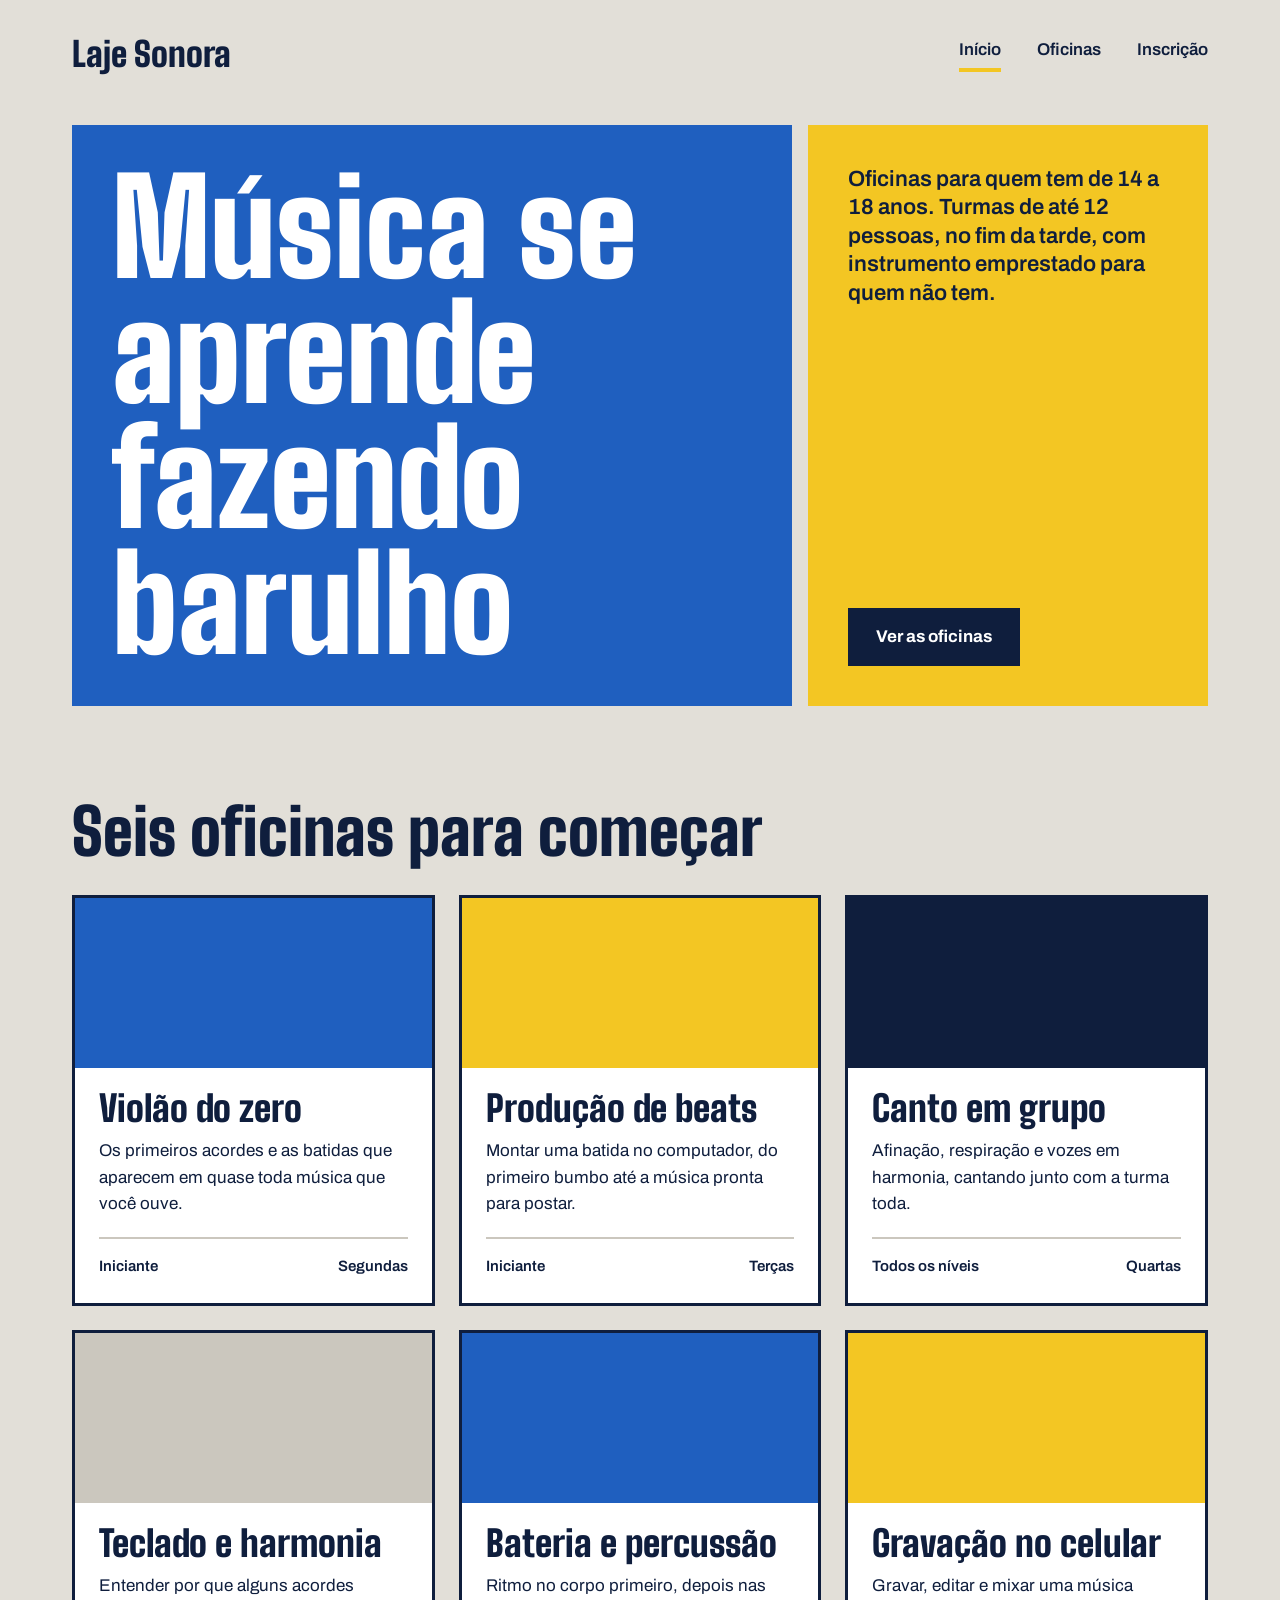
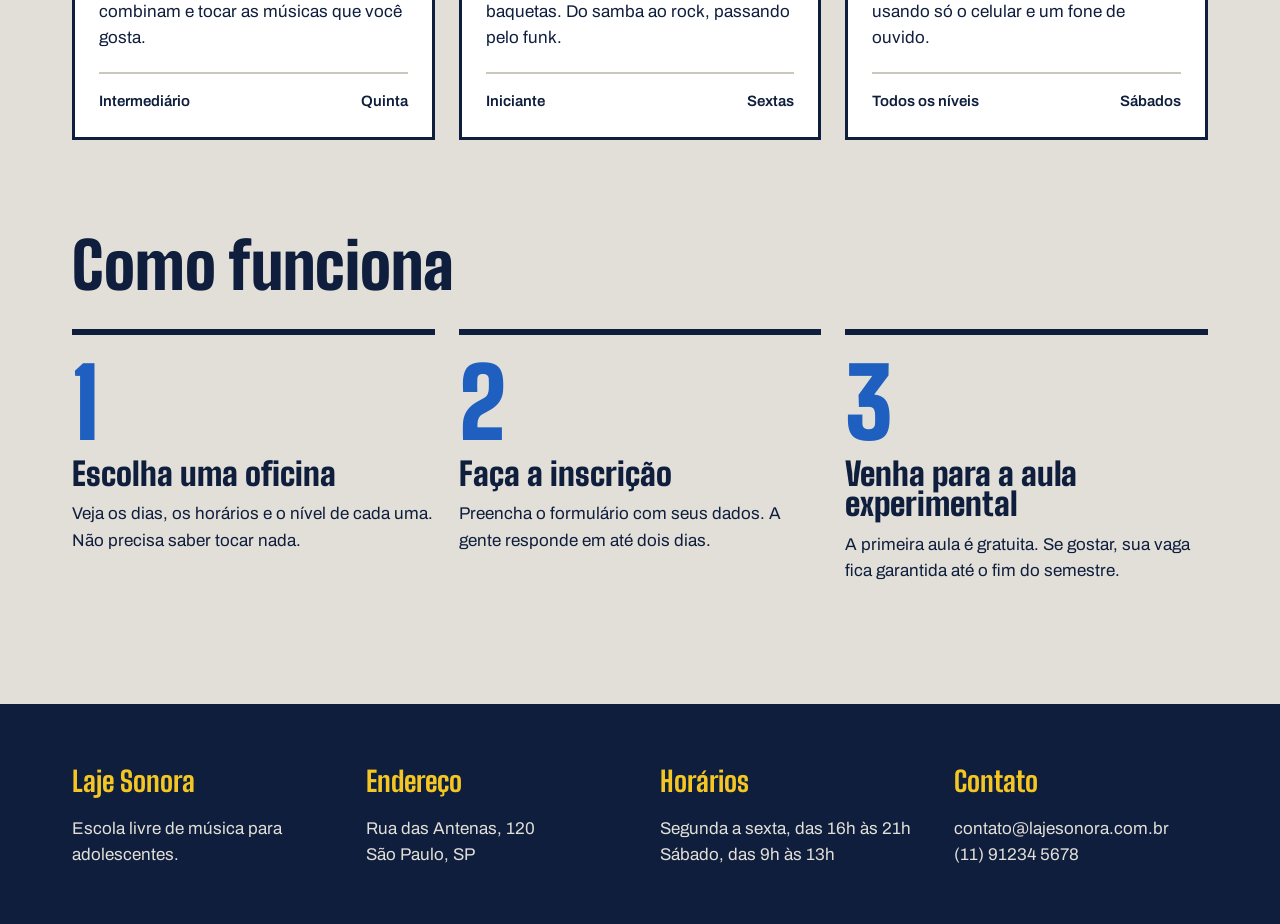
<file: index.html>
<!DOCTYPE html>
<html lang="pt-BR">

<head>
    <meta charset="UTF-8">
    <meta name="viewport" content="width=device-width, initial-scale=1.0">

    <link rel="stylesheet" href="index.css">

    <link rel="preconnect" href="https://fonts.googleapis.com">
    <link rel="preconnect" href="https://fonts.gstatic.com" crossorigin>

    <link href="https://fonts.googleapis.com/css2?family=Archivo:ital,wght@0,100..900;1,100..900&family=Big+Shoulders:opsz,wght@10..72,100..900&display=swap" rel="stylesheet">

    <title>Laje Sonora | Início</title>
</head>

<body>

    <header class="conteudo topo">

        <a class="logo" href="./index.html">Laje Sonora</a>

        <nav class="menu">
            <a href="index.html" class="atual">Início</a>
            <a href="oficinas.html">Oficinas</a>
            <a href="inscricao.html">Inscrição</a>
        </nav>

    </header>

    <main>

        <section class="conteudo cartazes">

            <div class="cartaz cartaz-principal">
                <h1>Música se aprende fazendo barulho</h1>
            </div>

            <div class="cartaz cartaz-lateral">

                <p>Oficinas para quem tem de 14 a 18 anos. Turmas de até 12 pessoas, no fim da tarde, com instrumento emprestado para quem não tem.</p>

                <a href="./oficinas.html" class="botao">Ver as oficinas</a>

            </div>

        </section>


        <section class="conteudo secao">

            <h2 class="titulo-secao">Seis oficinas para começar</h2>

            <div class="cards">

                <article class="card">
                    <div class="foto foto-azul"></div>

                    <div class="card-texto">
                        <h3>Violão do zero</h3>
                        <p>Os primeiros acordes e as batidas que aparecem em quase toda música que você ouve.</p>

                        <div class="card-info">
                            <span>Iniciante</span>
                            <span>Segundas</span>
                        </div>
                    </div>
                </article>


                <article class="card">
                    <div class="foto foto-amarela"></div>

                    <div class="card-texto">
                        <h3>Produção de beats</h3>
                        <p>Montar uma batida no computador, do primeiro bumbo até a música pronta para postar.</p>

                        <div class="card-info">
                            <span>Iniciante</span>
                            <span>Terças</span>
                        </div>
                    </div>
                </article>


                <article class="card">
                    <div class="foto foto-tinta"></div>

                    <div class="card-texto">
                        <h3>Canto em grupo</h3>
                        <p>Afinação, respiração e vozes em harmonia, cantando junto com a turma toda.</p>

                        <div class="card-info">
                            <span>Todos os níveis</span>
                            <span>Quartas</span>
                        </div>
                    </div>
                </article>


                <article class="card">
                    <div class="foto"></div>

                    <div class="card-texto">
                        <h3>Teclado e harmonia</h3>
                        <p>Entender por que alguns acordes combinam e tocar as músicas que você gosta.</p>

                        <div class="card-info">
                            <span>Intermediário</span>
                            <span>Quinta</span>
                        </div>
                    </div>
                </article>


                <article class="card">
                    <div class="foto foto-azul"></div>

                    <div class="card-texto">
                        <h3>Bateria e percussão</h3>
                        <p>Ritmo no corpo primeiro, depois nas baquetas. Do samba ao rock, passando pelo funk.</p>

                        <div class="card-info">
                            <span>Iniciante</span>
                            <span>Sextas</span>
                        </div>
                    </div>
                </article>


                <article class="card">
                    <div class="foto foto-amarela"></div>

                    <div class="card-texto">
                        <h3>Gravação no celular</h3>
                        <p>Gravar, editar e mixar uma música usando só o celular e um fone de ouvido.</p>

                        <div class="card-info">
                            <span>Todos os níveis</span>
                            <span>Sábados</span>
                        </div>
                    </div>
                </article>

            </div>

        </section>

        <section class="conteudo secao">

            <h2 class="titulo-secao">Como funciona</h2>

            <div class="passos">

                <div class="passo">

                    <div class="passo-numero">1</div>

                    <h3>Escolha uma oficina</h3>

                    <p>Veja os dias, os horários e o nível de cada uma. Não precisa saber tocar nada.</p>

                </div>


                <div class="passo">

                    <div class="passo-numero">2</div>

                    <h3>Faça a inscrição</h3>

                    <p>Preencha o formulário com seus dados. A gente responde em até dois dias.</p>

                </div>


                <div class="passo">

                    <div class="passo-numero">3</div>

                    <h3>Venha para a aula experimental</h3>

                    <p>A primeira aula é gratuita. Se gostar, sua vaga fica garantida até o fim do semestre.</p>

                </div>

            </div>

        </section>

    </main>

    <footer class="rodape">

        <div class="conteudo rodape-colunas">

            <div class="rodape-coluna">
                <h4>Laje Sonora</h4>
                <p>Escola livre de música para adolescentes.</p>
            </div>

            <div class="rodape-coluna">
                <h4>Endereço</h4>
                <p>Rua das Antenas, 120 <br> São Paulo, SP</p>
            </div>

            <div class="rodape-coluna">
                <h4>Horários</h4>
                <p>Segunda a sexta, das 16h às 21h <br> Sábado, das 9h às 13h</p>
            </div>

            <div class="rodape-coluna">
                <h4>Contato</h4>
                <p>contato@lajesonora.com.br <br> (11) 91234 5678</p>
            </div>

        </div>

    </footer>

</body>
</html>
</file>
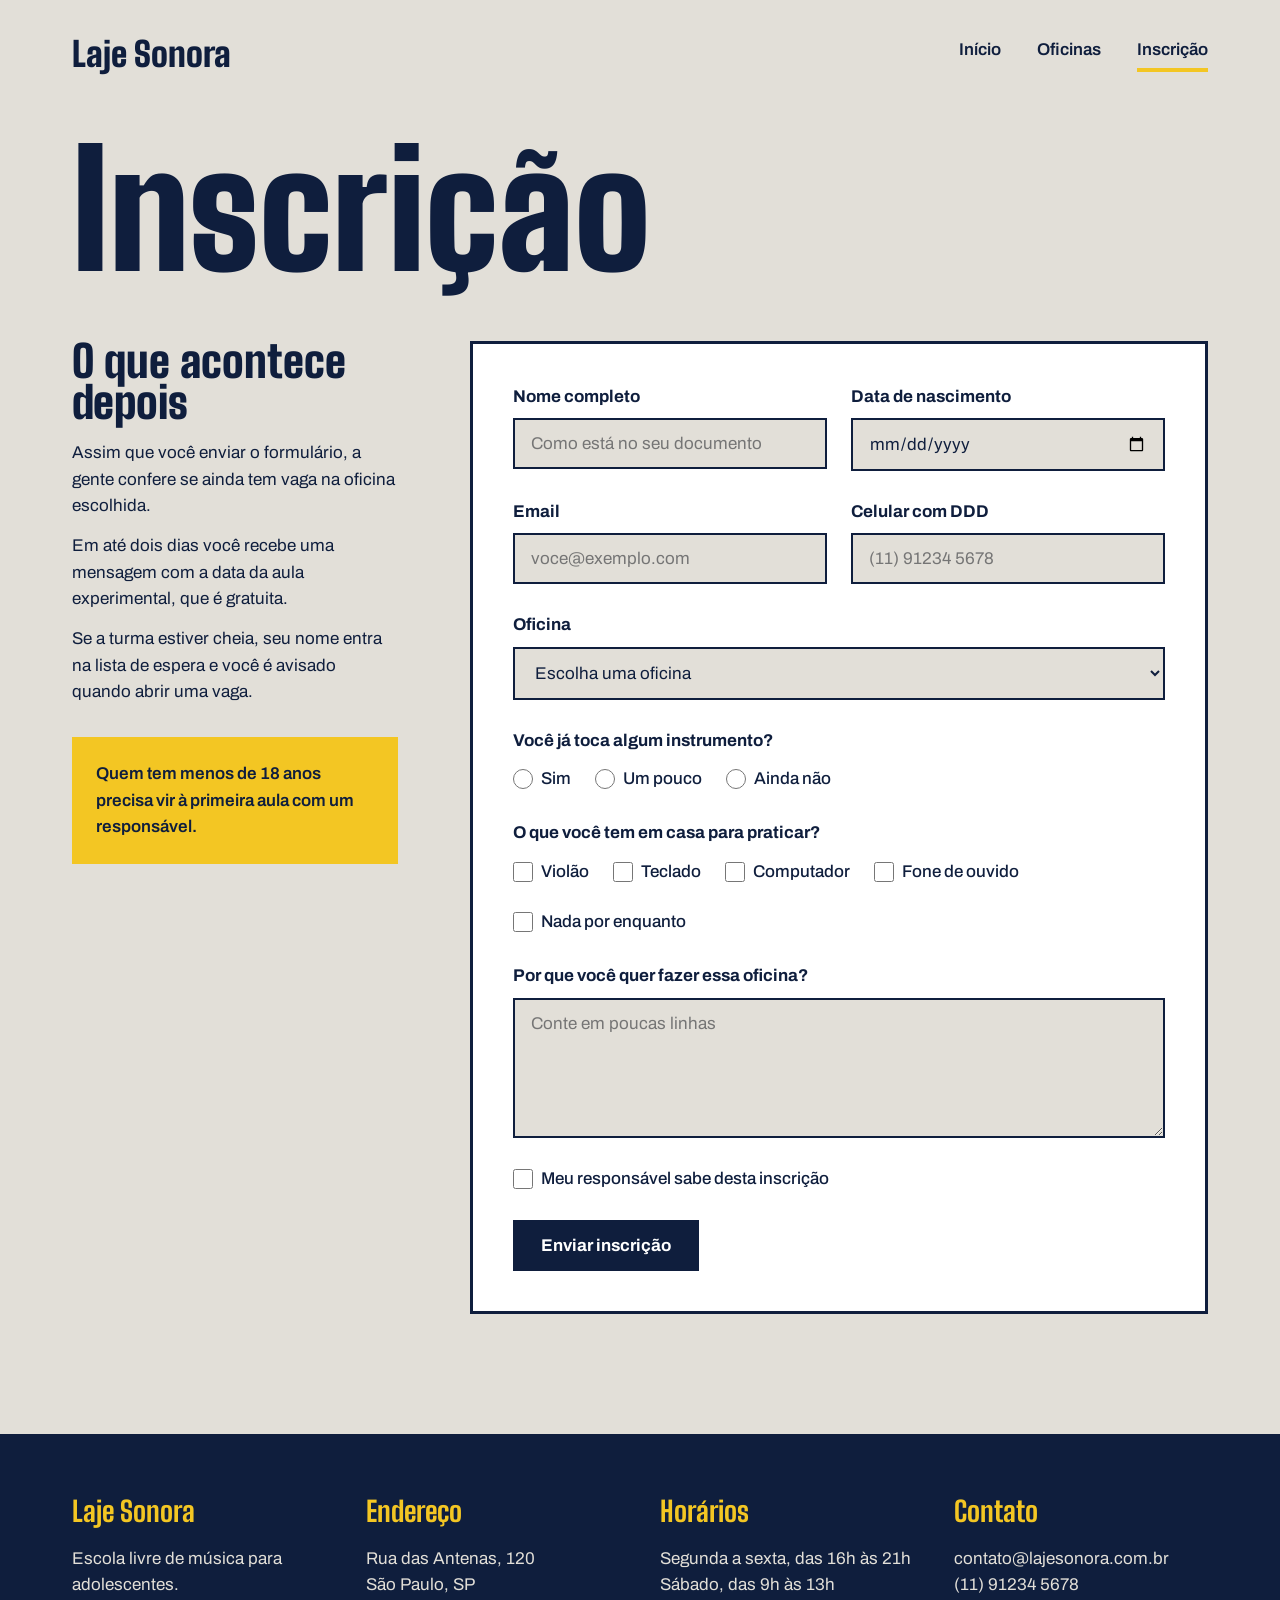
<file: inscricao.html>
<!DOCTYPE html>
<html lang="pt-BR">

<head>
    <meta charset="UTF-8">
    <meta name="viewport" content="width=device-width, initial-scale=1.0">

    <link rel="stylesheet" href="./index.css">
    <link rel="stylesheet" href="./inscricao.css">

    <link rel="preconnect" href="https://fonts.googleapis.com">
    <link rel="preconnect" href="https://fonts.gstatic.com" crossorigin>

    <link href="https://fonts.googleapis.com/css2?family=Archivo:ital,wght@0,100..900;1,100..900&family=Big+Shoulders:opsz,wght@10..72,100..900&display=swap" rel="stylesheet">

    <title>Laje Sonora | Inscrição</title>
</head>

<body>

    <header class="conteudo topo">

        <a class="logo" href="./index.html">Laje Sonora</a>

        <nav class="menu">
            <a href="index.html">Início</a>
            <a href="oficinas.html">Oficinas</a>
            <a href="inscricao.html" class="atual">Inscrição</a>
        </nav>

    </header>

    <main class="conteudo">

        <h1 class="titulo-pagina">Inscrição</h1>

        <div class="inscricao">

            <section class="explicacao">

                <h2>O que acontece depois</h2>

                <p>Assim que você enviar o formulário, a gente confere se ainda tem vaga na oficina escolhida.</p>

                <p>Em até dois dias você recebe uma mensagem com a data da aula experimental, que é gratuita.</p>

                <p>Se a turma estiver cheia, seu nome entra na lista de espera e você é avisado quando abrir uma vaga.</p>

                <p class="aviso">Quem tem menos de 18 anos precisa vir à primeira aula com um responsável.</p>

            </section>

            <form class="formulario" action="#" method="post">

                <div class="linha">

                    <div class="campo">
                        <label for="nome">Nome completo</label>
                        <input type="text" id="nome" name="nome" placeholder="Como está no seu documento" required>
                    </div>

                    <div class="campo">
                        <label for="nascimento">Data de nascimento</label>
                        <input type="date" id="nascimento" name="nascimento" required>
                    </div>

                </div>

                <div class="linha">

                    <div class="campo">
                        <label for="email">Email</label>
                        <input type="email" id="email" name="email" placeholder="voce@exemplo.com" required>
                    </div>

                    <div class="campo">
                        <label for="telefone">Celular com DDD</label>
                        <input type="tel" id="telefone" name="telefone" placeholder="(11) 91234 5678" required>
                    </div>

                </div>

                <div class="campo">

                    <label for="oficina">Oficina</label>

                    <select id="oficina" name="oficina" required>

                        <option value="">Escolha uma oficina</option>
                        <option value="violao">Violão do zero</option>
                        <option value="beats">Produção de beats</option>
                        <option value="canto">Canto em grupo</option>
                        <option value="teclado">Teclado e harmonia</option>
                        <option value="bateria">Bateria e percussão</option>
                        <option value="gravacao">Gravação no celular</option>

                    </select>

                </div>

                <fieldset class="grupo">

                    <legend>Você já toca algum instrumento?</legend>

                    <div class="opcoes">

                        <div class="opcao">
                            <input type="radio" id="tocaSim" name="toca" value="sim">
                            <label for="tocaSim">Sim</label>
                        </div>

                        <div class="opcao">
                            <input type="radio" id="tocaPouco" name="toca" value="pouco">
                            <label for="tocaPouco">Um pouco</label>
                        </div>

                        <div class="opcao">
                            <input type="radio" id="tocaNao" name="toca" value="nao">
                            <label for="tocaNao">Ainda não</label>
                        </div>

                    </div>

                </fieldset>

                <fieldset class="grupo">

                    <legend>O que você tem em casa para praticar?</legend>

                    <div class="opcoes">

                        <div class="opcao">
                            <input type="checkbox" id="temViolao" name="tem" value="violao">
                            <label for="temViolao">Violão</label>
                        </div>

                        <div class="opcao">
                            <input type="checkbox" id="temTeclado" name="tem" value="teclado">
                            <label for="temTeclado">Teclado</label>
                        </div>

                        <div class="opcao">
                            <input type="checkbox" id="temComputador" name="tem" value="computador">
                            <label for="temComputador">Computador</label>
                        </div>

                        <div class="opcao">
                            <input type="checkbox" id="temFone" name="tem" value="fone">
                            <label for="temFone">Fone de ouvido</label>
                        </div>

                        <div class="opcao">
                            <input type="checkbox" id="temNada" name="tem" value="nada">
                            <label for="temNada">Nada por enquanto</label>
                        </div>

                    </div>

                </fieldset>

                <div class="campo">

                    <label for="motivo">Por que você quer fazer essa oficina?</label>

                    <textarea id="motivo" name="motivo" placeholder="Conte em poucas linhas"></textarea>

                </div>

                <div class="opcao">

                    <input type="checkbox" id="responsavel" name="responsavel" required>

                    <label for="responsavel">Meu responsável sabe desta inscrição</label>

                </div>

                <div>

                    <button class="botao" type="submit">Enviar inscrição</button>

                </div>

            </form>

        </div>

    </main>

    <footer class="rodape">

        <div class="conteudo rodape-colunas">

            <div class="rodape-coluna">
                <h4>Laje Sonora</h4>
                <p>Escola livre de música para adolescentes.</p>
            </div>

            <div class="rodape-coluna">
                <h4>Endereço</h4>
                <p>Rua das Antenas, 120 <br> São Paulo, SP</p>
            </div>

            <div class="rodape-coluna">
                <h4>Horários</h4>
                <p>
                    Segunda a sexta, das 16h às 21h <br>
                    Sábado, das 9h às 13h
                </p>
            </div>

            <div class="rodape-coluna">
                <h4>Contato</h4>
                <p>
                    contato@lajesonora.com.br <br>
                    (11) 91234 5678
                </p>
            </div>

        </div>

    </footer>

</body>
</html>
</file>
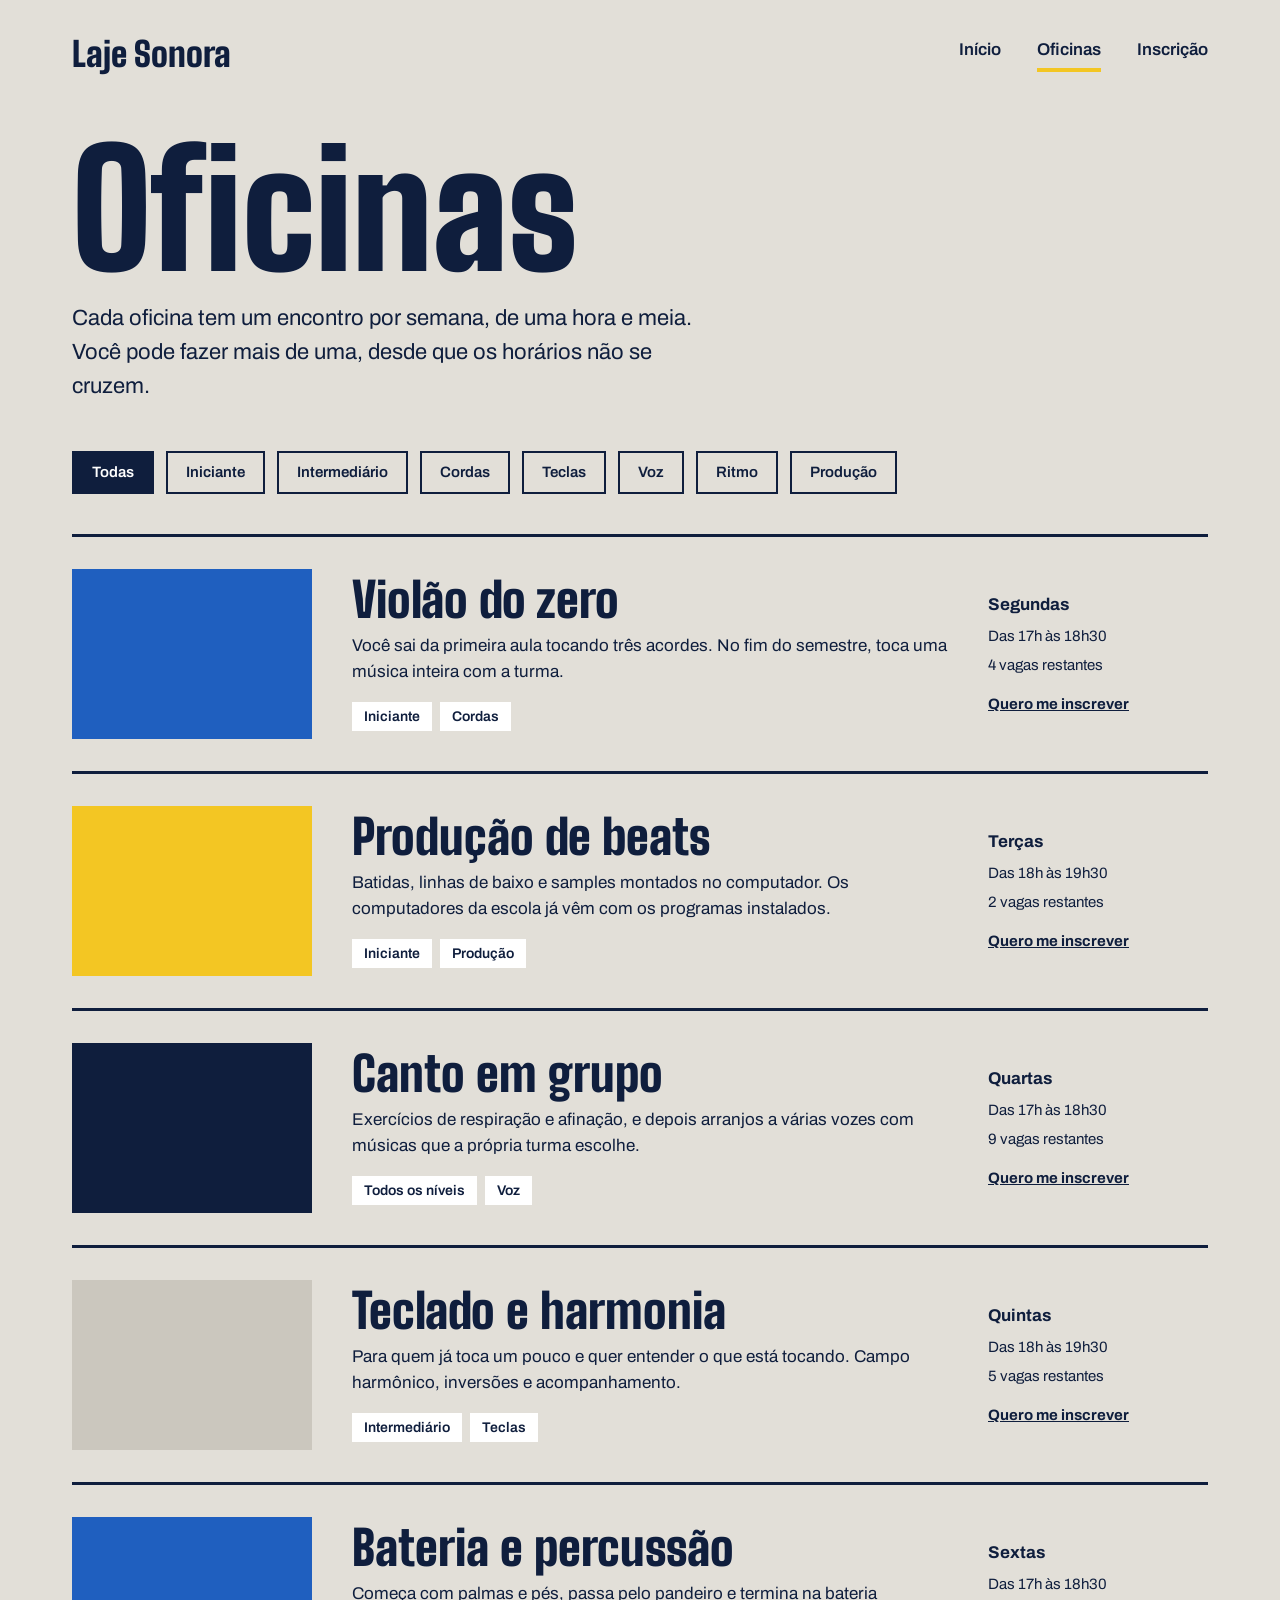
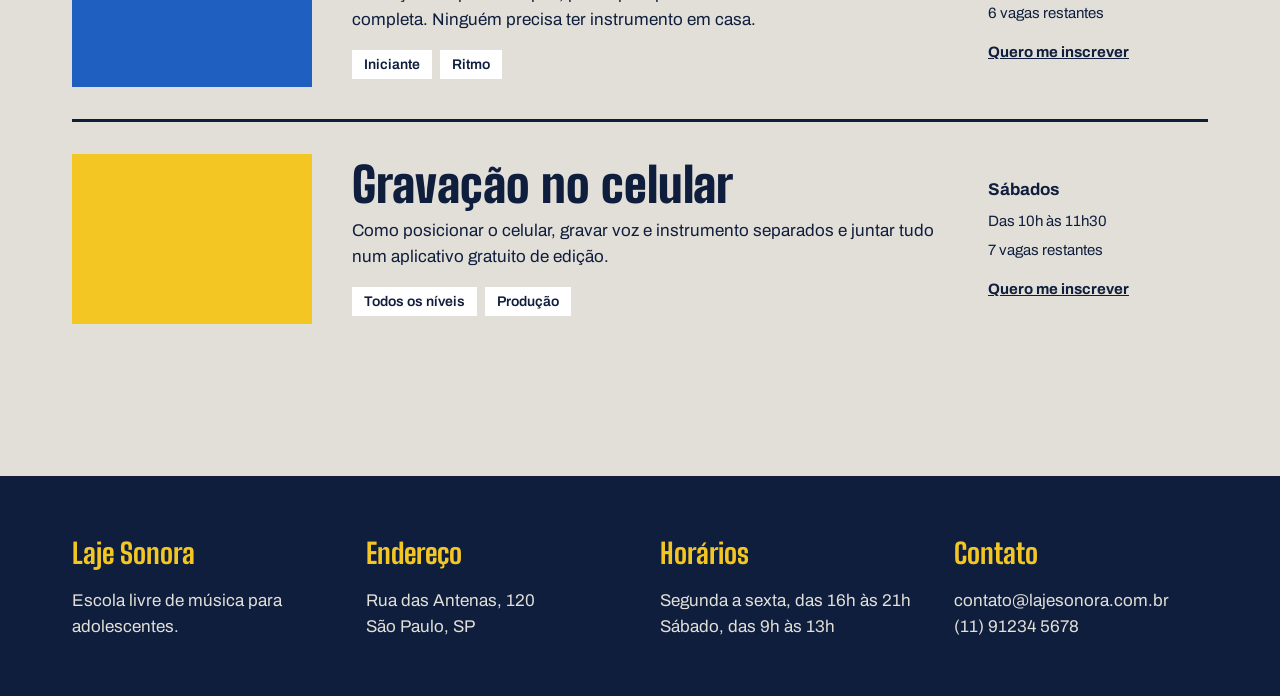
<file: oficinas.html>
<!DOCTYPE html>
<html lang="pt-BR">

<head>
    <meta charset="UTF-8">
    <meta name="viewport" content="width=device-width, initial-scale=1.0">

    <link rel="stylesheet" href="./index.css">
    <link rel="stylesheet" href="./oficinas.css">

    <link rel="preconnect" href="https://fonts.googleapis.com">
    <link rel="preconnect" href="https://fonts.gstatic.com" crossorigin>

    <link href="https://fonts.googleapis.com/css2?family=Archivo:ital,wght@0,100..900;1,100..900&family=Big+Shoulders:opsz,wght@10..72,100..900&display=swap" rel="stylesheet">

    <title>Laje Sonora | Oficinas</title>
</head>

<body>

    <header class="conteudo topo">

        <a class="logo" href="./index.html">Laje Sonora</a>

        <nav class="menu">
            <a href="index.html">Início</a>
            <a href="oficinas.html" class="atual">Oficinas</a>
            <a href="inscricao.html">Inscrição</a>
        </nav>

    </header>

    <main class="conteudo">

        <h1 class="titulo-pagina">Oficinas</h1>

        <p class="subtitulo-pagina">
            Cada oficina tem um encontro por semana, de uma hora e meia.
            Você pode fazer mais de uma, desde que os horários não se cruzem.
        </p>

        <div class="filtros">

            <span class="filtro ativo">Todas</span>
            <span class="filtro">Iniciante</span>
            <span class="filtro">Intermediário</span>
            <span class="filtro">Cordas</span>
            <span class="filtro">Teclas</span>
            <span class="filtro">Voz</span>
            <span class="filtro">Ritmo</span>
            <span class="filtro">Produção</span>

        </div>

        <div class="lista">

            <article class="oficina">

                <div class="foto foto-azul"></div>

                <div class="oficina-texto">

                    <h2>Violão do zero</h2>

                    <p>
                        Você sai da primeira aula tocando três acordes.
                        No fim do semestre, toca uma música inteira com a turma.
                    </p>

                    <div class="etiquetas">
                        <span class="etiqueta">Iniciante</span>
                        <span class="etiqueta">Cordas</span>
                    </div>

                </div>

                <div class="oficina-detalhes">

                    <strong>Segundas</strong>
                    <span>Das 17h às 18h30</span>
                    <span>4 vagas restantes</span>
                    <a href="inscricao.html">Quero me inscrever</a>

                </div>

            </article>

            <article class="oficina">

                <div class="foto foto-amarela"></div>

                <div class="oficina-texto">

                    <h2>Produção de beats</h2>

                    <p>
                        Batidas, linhas de baixo e samples montados no computador.
                        Os computadores da escola já vêm com os programas instalados.
                    </p>

                    <div class="etiquetas">
                        <span class="etiqueta">Iniciante</span>
                        <span class="etiqueta">Produção</span>
                    </div>

                </div>

                <div class="oficina-detalhes">

                    <strong>Terças</strong>
                    <span>Das 18h às 19h30</span>
                    <span>2 vagas restantes</span>
                    <a href="inscricao.html">Quero me inscrever</a>

                </div>

            </article>

            <article class="oficina">

                <div class="foto foto-tinta"></div>

                <div class="oficina-texto">

                    <h2>Canto em grupo</h2>

                    <p>
                        Exercícios de respiração e afinação, e depois arranjos
                        a várias vozes com músicas que a própria turma escolhe.
                    </p>

                    <div class="etiquetas">
                        <span class="etiqueta">Todos os níveis</span>
                        <span class="etiqueta">Voz</span>
                    </div>

                </div>

                <div class="oficina-detalhes">

                    <strong>Quartas</strong>
                    <span>Das 17h às 18h30</span>
                    <span>9 vagas restantes</span>
                    <a href="inscricao.html">Quero me inscrever</a>

                </div>

            </article>

            <article class="oficina">

                <div class="foto"></div>

                <div class="oficina-texto">

                    <h2>Teclado e harmonia</h2>

                    <p>
                        Para quem já toca um pouco e quer entender o que está tocando.
                        Campo harmônico, inversões e acompanhamento.
                    </p>

                    <div class="etiquetas">
                        <span class="etiqueta">Intermediário</span>
                        <span class="etiqueta">Teclas</span>
                    </div>

                </div>

                <div class="oficina-detalhes">

                    <strong>Quintas</strong>
                    <span>Das 18h às 19h30</span>
                    <span>5 vagas restantes</span>
                    <a href="inscricao.html">Quero me inscrever</a>

                </div>

            </article>

            <article class="oficina">

                <div class="foto foto-azul"></div>

                <div class="oficina-texto">

                    <h2>Bateria e percussão</h2>

                    <p>
                        Começa com palmas e pés, passa pelo pandeiro e termina
                        na bateria completa. Ninguém precisa ter instrumento em casa.
                    </p>

                    <div class="etiquetas">
                        <span class="etiqueta">Iniciante</span>
                        <span class="etiqueta">Ritmo</span>
                    </div>

                </div>

                <div class="oficina-detalhes">

                    <strong>Sextas</strong>
                    <span>Das 17h às 18h30</span>
                    <span>6 vagas restantes</span>
                    <a href="inscricao.html">Quero me inscrever</a>

                </div>

            </article>

            <article class="oficina">

                <div class="foto foto-amarela"></div>

                <div class="oficina-texto">

                    <h2>Gravação no celular</h2>

                    <p>
                        Como posicionar o celular, gravar voz e instrumento separados
                        e juntar tudo num aplicativo gratuito de edição.
                    </p>

                    <div class="etiquetas">
                        <span class="etiqueta">Todos os níveis</span>
                        <span class="etiqueta">Produção</span>
                    </div>

                </div>

                <div class="oficina-detalhes">

                    <strong>Sábados</strong>
                    <span>Das 10h às 11h30</span>
                    <span>7 vagas restantes</span>
                    <a href="inscricao.html">Quero me inscrever</a>

                </div>

            </article>

        </div>

    </main>

    <footer class="rodape">

        <div class="conteudo rodape-colunas">

            <div class="rodape-coluna">
                <h4>Laje Sonora</h4>
                <p>Escola livre de música para adolescentes.</p>
            </div>

            <div class="rodape-coluna">
                <h4>Endereço</h4>
                <p>Rua das Antenas, 120 <br> São Paulo, SP</p>
            </div>

            <div class="rodape-coluna">
                <h4>Horários</h4>
                <p>
                    Segunda a sexta, das 16h às 21h <br>
                    Sábado, das 9h às 13h
                </p>
            </div>

            <div class="rodape-coluna">
                <h4>Contato</h4>
                <p>
                    contato@lajesonora.com.br <br>
                    (11) 91234 5678
                </p>
            </div>

        </div>

    </footer>

</body>
</html>
</file>
<file: index.css>
* {
    margin: 0;
    padding: 0;
    box-sizing: border-box;
}

:root {
    --concreto: #E2DFD8;
    --concreto-escuro: #CBC7BE;
    --tinta: #0F1E3D;
    --caixa-dagua: #1F5FBF;
    --fita: #F3C623;
    --branco: #FFFFFF;

    --fonte-cartaz: "Big Shoulders", "Arial Narrow", sans-serif;
    --fonte-texto: "Archivo", Arial, sans-serif;
}

body {
    background-color: var(--concreto);
    color: var(--tinta);
    font-family: var(--fonte-texto);
    font-size: 17px;
    line-height: 1.55;
    }

a {
    color: inherit;
}

h1, h2, h3 {
    font-family: var(--fonte-cartaz);
    font-weight: 900;
    line-height: 0.95;
}

.conteudo {
    max-width: 1200px;
    margin-inline: auto;
    padding-inline: 32px;
}

.topo {
    padding-block: 28px;
    display: flex;
    justify-content: space-between;
    align-items: center;
}

.logo {
    font-family: var(--fonte-cartaz) ;
    font-size: 34px;
    font-weight: 900;
    text-decoration: none;
}

.menu {
    display: flex;
    gap: 36px;
}

.menu a {
    font-weight: 600;
    text-decoration: none;
    padding-bottom: 4px;
    border-bottom: 4px solid transparent;
}

.menu a:hover {
    border-bottom-color: var(--tinta);
}

.menu a.atual {
    border-bottom-color: var(--fita);
}

.cartazes {
    margin-top: 16px;
    display: flex;
    gap: 16px;
}

.cartaz {
    padding: 40px;
}

.cartaz-principal {
    background-color: var(--caixa-dagua);
    color: white;
    flex: 2;
}

.cartaz-principal h1 {
    font-size: 132px;
    max-width: 9ch;
}

.cartaz-lateral {
    background-color: var(--fita);
    flex: 1;
    display: flex;
    flex-direction: column;
    justify-content: space-between;
    gap: 32px;
    align-items: flex-start;
}

.cartaz-lateral p {
    font-size: 22px;
    font-weight: 600;
    line-height: 1.3;
}

.botao {
    background-color: var(--tinta);
    color: white;
    font-weight: 700;
    text-decoration: none;
    padding: 16px 28px;
    border: none;
    font-family: var(--fonte-texto);
    font-size: 17px;
    cursor: pointer;
}

.botao:hover {
    background-color: var(--caixa-dagua);
}

.secao {
    margin-top: 96px;
}

.titulo-secao {
    font-size: 64px;
    margin-bottom: 32px;
}

.cards {
    display: flex;
    flex-wrap: wrap;
    gap: 24px;
}

.card {
    background-color: white;
    border: 3px solid var(--tinta);
    flex: 1 1 340px;
}

.card .foto {
    height: 170px;
}

.foto {
    background-color: var(--concreto-escuro);
}

.foto-azul {
    background-color: var(--caixa-dagua);
}

.foto-amarela {
    background-color: var(--fita);
}

.foto-tinta {
    background-color: var(--tinta);
}

.card-texto {
    padding: 24px;
}

.card h3 {
    font-size: 36px;
    margin-bottom: 12px;
}

.card-info {
    margin-top: 20px;
    padding-top: 16px;
    border-top: 2px solid var(--concreto-escuro);
    font-weight: 600;
    font-size: 15px;
    display: flex;
    justify-content: space-between;
}

.passos {
    display: flex;
    gap: 24px;
}

.passo {
    flex: 1;
    border-top: 6px solid var(--tinta);
    padding-top: 20px;
}

.passo-numero {
    font-family: var(--fonte-cartaz);
    font-size: 96px;
    font-weight: 900;
    line-height: 1;
    color: var(--caixa-dagua);
}

.passo h3 {
    font-size: 32px;
    margin-block: 8px 12px;
}

.rodape {
    margin-top: 120px;
    background-color: var(--tinta);
    color: var(--concreto);
    padding-block: 56px;
}

.rodape-colunas {
    display: flex;
    gap: 40px;
}

.rodape-coluna {
    flex: 1;
}

.rodape h4 {
    font-family: var(--fonte-cartaz);
    font-size: 28px;
    color: var(--fita);
    margin-bottom: 12px;
}


@media (max-width: 800px) {

    .cartazes,
    .passos,
    .rodape-colunas {
        flex-direction: column;
    }

    .cartaz-principal h1 {
        font-size: 84px;
    }

}


@media (max-width: 800px) {

    .inscricao,
    .linha,
    .rodape-colunas {
        flex-direction: column;
    }

    .titulo-pagina {
        font-size: 96px;
    }

}
</file>
<file: inscricao.css>
* {
    margin: 0;
    padding: 0;
    box-sizing: border-box;
}

:root {
    --concreto: #E2DFD8;
    --concreto-escuro: #CBC7BE;
    --tinta: #0F1E3D;
    --caixa-dagua: #1F5FBF;
    --fita: #F3C623;
    --branco: #FFFFFF;

    --fonte-cartaz: "Big Shoulders", "Arial Narrow", sans-serif;
    --fonte-texto: "Archivo", Arial, sans-serif;
}

body {
    background-color: var(--concreto);
    color: var(--tinta);
    font-family: var(--fonte-texto);
    font-size: 17px;
    line-height: 1.55;
}

a {
    color: inherit;
}

h1, h2, h3 {
    font-family: var(--fonte-cartaz);
    font-weight: 900;
    line-height: 0.95;
}

.conteudo {
    max-width: 1200px;
    margin-inline: auto;
    padding-inline: 32px;
}

.topo {
    padding-block: 28px;
    display: flex;
    justify-content: space-between;
    align-items: center;
}

.logo {
    font-family: var(--fonte-cartaz);
    font-size: 34px;
    font-weight: 900;
    text-decoration: none;
}

.menu {
    display: flex;
    gap: 36px;
}

.menu a {
    font-weight: 600;
    text-decoration: none;
    padding-bottom: 4px;
    border-bottom: 4px solid transparent;
}

.menu a:hover {
    border-bottom-color: var(--tinta);
}

.menu a.atual {
    border-bottom-color: var(--fita);
}

.botao {
    background-color: var(--tinta);
    color: white;
    font-weight: 700;
    text-decoration: none;
    padding: 16px 28px;
    border: none;
    font-family: var(--fonte-texto);
    font-size: 17px;
    cursor: pointer;
}

.botao:hover {
    background-color: var(--caixa-dagua);
}

.secao {
    margin-top: 96px;
}

.titulo-secao {
    font-size: 64px;
    margin-bottom: 32px;
}

.cartazes {
    margin-top: 16px;
    display: flex;
    gap: 16px;
}

.cartaz {
    padding: 40px;
}

.cartaz-principal {
    background-color: var(--caixa-dagua);
    color: var(--branco);
    flex: 2;
}

.cartaz-principal h1 {
    font-size: 132px;
    max-width: 9ch;
}

.cartaz-lateral {
    background-color: var(--fita);
    flex: 1;
    display: flex;
    flex-direction: column;
    justify-content: space-between;
    gap: 32px;
    align-items: flex-start;
}

.cartaz-lateral p {
    font-size: 22px;
    font-weight: 600;
    line-height: 1.3;
}

.cards {
    display: flex;
    flex-wrap: wrap;
    gap: 24px;
}

.card {
    background-color: var(--branco);
    border: 3px solid var(--tinta);
    flex: 1 1 340px;
}

.card .foto {
    height: 170px;
}

.foto {
    background-color: var(--concreto-escuro);
}

.foto-azul {
    background-color: var(--caixa-dagua);
}

.foto-amarela {
    background-color: var(--fita);
}

.foto-tinta {
    background-color: var(--tinta);
}

.card-texto {
    padding: 24px;
}

.card h3 {
    font-size: 36px;
    margin-bottom: 12px;
}

.card-info {
    margin-top: 20px;
    padding-top: 16px;
    border-top: 2px solid var(--concreto-escuro);
    font-weight: 600;
    font-size: 15px;
    display: flex;
    justify-content: space-between;
}

.passos {
    display: flex;
    gap: 24px;
}

.passo {
    flex: 1;
    border-top: 6px solid var(--tinta);
    padding-top: 20px;
}

.passo-numero {
    font-family: var(--fonte-cartaz);
    font-size: 96px;
    font-weight: 900;
    line-height: 1;
    color: var(--caixa-dagua);
}

.passo h3 {
    font-size: 32px;
    margin-block: 8px 12px;
}

.rodape {
    margin-top: 120px;
    background-color: var(--tinta);
    color: var(--concreto);
    padding-block: 56px;
}

.rodape-colunas {
    display: flex;
    gap: 40px;
}

.rodape-coluna {
    flex: 1;
}

.rodape h4 {
    font-family: var(--fonte-cartaz);
    font-size: 28px;
    color: var(--fita);
    margin-bottom: 12px;
}

/* Página de oficinas */

.titulo-pagina {
    font-size: 160px;
    margin-top: 24px;
}

.subtitulo-pagina {
    font-size: 22px;
    max-width: 640px;
    margin-top: 16px;
}

.filtros {
    margin-top: 48px;
    display: flex;
    flex-wrap: wrap;
    gap: 12px;
}

.filtro {
    border: 2px solid var(--tinta);
    padding: 8px 18px;
    font-weight: 600;
    font-size: 15px;
}

.filtro.ativo {
    background-color: var(--tinta);
    color: var(--branco);
}

.lista {
    margin-top: 40px;
}

.oficina {
    padding-block: 32px;
    border-top: 3px solid var(--tinta);
    display: flex;
    align-items: center;
    gap: 40px;
}

.oficina .foto {
    width: 240px;
    height: 170px;
    flex-shrink: 0;
}

.oficina-texto {
    flex: 1;
}

.oficina h2 {
    font-size: 48px;
    margin-bottom: 10px;
}

.etiquetas {
    margin-top: 16px;
    display: flex;
    gap: 8px;
}

.etiqueta {
    background-color: var(--branco);
    padding: 4px 12px;
    font-size: 14px;
    font-weight: 600;
}

.oficina-detalhes {
    width: 220px;
    font-size: 15px;
    display: flex;
    flex-direction: column;
    gap: 6px;
}

.oficina-detalhes strong {
    font-size: 17px;
}

.oficina-detalhes a {
    margin-top: 10px;
    font-weight: 700;
}

/* Página de inscrição */

.inscricao {
    margin-top: 56px;
    display: flex;
    gap: 72px;
}

.explicacao {
    flex: 1;
}

.explicacao h2 {
    font-size: 44px;
    margin-bottom: 16px;
}

.explicacao p + p {
    margin-top: 14px;
}

.explicacao .aviso {
    margin-top: 32px;
    padding: 24px;
    background-color: var(--fita);
    font-weight: 600;
}

.formulario {
    background-color: var(--branco);
    border: 3px solid var(--tinta);
    padding: 40px;
    flex: 2;
    display: flex;
    flex-direction: column;
    gap: 28px;
}

.linha {
    display: flex;
    gap: 24px;
}

.campo {
    flex: 1;
    display: flex;
    flex-direction: column;
    gap: 8px;
}

.grupo legend {
    margin-bottom: 12px;
}

.opcoes {
    display: flex;
    flex-wrap: wrap;
    gap: 24px;
}

.opcao {
    display: flex;
    align-items: center;
    gap: 8px;
}

.formulario label,
.formulario legend {
    font-weight: 700;
}

.formulario fieldset {
    border: none;
}

.formulario input[type="text"],
.formulario input[type="email"],
.formulario input[type="tel"],
.formulario input[type="date"],
.formulario select,
.formulario textarea {
    width: 100%;
    padding: 14px 16px;
    border: 2px solid var(--tinta);
    background-color: var(--concreto);
    font-family: var(--fonte-texto);
    font-size: 17px;
    color: var(--tinta);
}

.formulario input:focus,
.formulario select:focus,
.formulario textarea:focus {
    outline: 3px solid var(--caixa-dagua);
    outline-offset: 2px;
    background-color: var(--branco);
}

.formulario textarea {
    height: 140px;
    resize: vertical;
}

.formulario .opcao label {
    font-weight: 500;
}

.formulario input[type="radio"],
.formulario input[type="checkbox"] {
    width: 20px;
    height: 20px;
    accent-color: var(--caixa-dagua);
}
</file>
<file: oficinas.css>
* {
    margin: 0;
    padding: 0;
    box-sizing: border-box;
}

:root {
    --concreto: #E2DFD8;
    --concreto-escuro: #CBC7BE;
    --tinta: #0F1E3D;
    --caixa-dagua: #1F5FBF;
    --fita: #F3C623;
    --branco: #FFFFFF;

    --fonte-cartaz: "Big Shoulders", "Arial Narrow", sans-serif;
    --fonte-texto: "Archivo", Arial, sans-serif;
}

body {
    background-color: var(--concreto);
    color: var(--tinta);
    font-family: var(--fonte-texto);
    font-size: 17px;
    line-height: 1.55;
}

a {
    color: inherit;
}

h1, h2, h3 {
    font-family: var(--fonte-cartaz);
    font-weight: 900;
    line-height: 0.95;
}

.conteudo {
    max-width: 1200px;
    margin-inline: auto;
    padding-inline: 32px;
}

.topo {
    padding-block: 28px;
    display: flex;
    justify-content: space-between;
    align-items: center;
}

.logo {
    font-family: var(--fonte-cartaz);
    font-size: 34px;
    font-weight: 900;
    text-decoration: none;
}

.menu {
    display: flex;
    gap: 36px;
}

.menu a {
    font-weight: 600;
    text-decoration: none;
    padding-bottom: 4px;
    border-bottom: 4px solid transparent;
}

.menu a:hover {
    border-bottom-color: var(--tinta);
}

.menu a.atual {
    border-bottom-color: var(--fita);
}

.botao {
    background-color: var(--tinta);
    color: var(--branco);
    font-weight: 700;
    text-decoration: none;
    padding: 16px 28px;
    border: none;
    font-family: var(--fonte-texto);
    font-size: 17px;
    cursor: pointer;
}

.botao:hover {
    background-color: var(--caixa-dagua);
}

.secao {
    margin-top: 96px;
}

.titulo-secao {
    font-size: 64px;
    margin-bottom: 32px;
}

.cartazes {
    margin-top: 16px;
    display: flex;
    gap: 16px;
}

.cartaz {
    padding: 40px;
}

.cartaz-principal {
    background-color: var(--caixa-dagua);
    color: var(--branco);
    flex: 2;
}

.cartaz-principal h1 {
    font-size: 132px;
    max-width: 9ch;
}

.cartaz-lateral {
    background-color: var(--fita);
    flex: 1;
    display: flex;
    flex-direction: column;
    justify-content: space-between;
    gap: 32px;
    align-items: flex-start;
}

.cartaz-lateral p {
    font-size: 22px;
    font-weight: 600;
    line-height: 1.3;
}

.cards {
    display: flex;
    flex-wrap: wrap;
    gap: 24px;
}

.card {
    background-color: var(--branco);
    border: 3px solid var(--tinta);
    flex: 1 1 340px;
}

.card .foto {
    height: 170px;
}

.foto {
    background-color: var(--concreto-escuro);
}

.foto-azul {
    background-color: var(--caixa-dagua);
}

.foto-amarela {
    background-color: var(--fita);
}

.foto-tinta {
    background-color: var(--tinta);
}

.card-texto {
    padding: 24px;
}

.card h3 {
    font-size: 36px;
    margin-bottom: 12px;
}

.card-info {
    margin-top: 20px;
    padding-top: 16px;
    border-top: 2px solid var(--concreto-escuro);
    font-weight: 600;
    font-size: 15px;
    display: flex;
    justify-content: space-between;
}

.passos {
    display: flex;
    gap: 24px;
}

.passo {
    flex: 1;
    border-top: 6px solid var(--tinta);
    padding-top: 20px;
}

.passo-numero {
    font-family: var(--fonte-cartaz);
    font-size: 96px;
    font-weight: 900;
    line-height: 1;
    color: var(--caixa-dagua);
}

.passo h3 {
    font-size: 32px;
    margin-block: 8px 12px;
}

.rodape {
    margin-top: 120px;
    background-color: var(--tinta);
    color: var(--concreto);
    padding-block: 56px;
}

.rodape-colunas {
    display: flex;
    gap: 40px;
}

.rodape-coluna {
    flex: 1;
}

.rodape h4 {
    font-family: var(--fonte-cartaz);
    font-size: 28px;
    color: var(--fita);
    margin-bottom: 12px;
}


.titulo-pagina {
    font-size: 160px;
    margin-top: 24px;
}

.subtitulo-pagina {
    font-size: 22px;
    max-width: 640px;
    margin-top: 16px;
}

.filtros {
    margin-top: 48px;
    display: flex;
    flex-wrap: wrap;
    gap: 12px;
}

.filtro {
    border: 2px solid var(--tinta);
    padding: 8px 18px;
    font-weight: 600;
    font-size: 15px;
}

.filtro.ativo {
    background-color: var(--tinta);
    color: var(--branco);
}

.lista {
    margin-top: 40px;
}

.oficina {
    padding-block: 32px;
    border-top: 3px solid var(--tinta);
    display: flex;
    align-items: center;
    gap: 40px;
}

.oficina .foto {
    width: 240px;
    height: 170px;
    flex-shrink: 0;
}

.oficina-texto {
    flex: 1;
}

.oficina h2 {
    font-size: 48px;
    margin-bottom: 10px;
}

.etiquetas {
    margin-top: 16px;
    display: flex;
    gap: 8px;
}

.etiqueta {
    background-color: var(--branco);
    padding: 4px 12px;
    font-size: 14px;
    font-weight: 600;
}

.oficina-detalhes {
    width: 220px;
    font-size: 15px;
    display: flex;
    flex-direction: column;
    gap: 6px;
}

.oficina-detalhes strong {
    font-size: 17px;
}

.oficina-detalhes a {
    margin-top: 10px;
    font-weight: 700;
}
</file>
